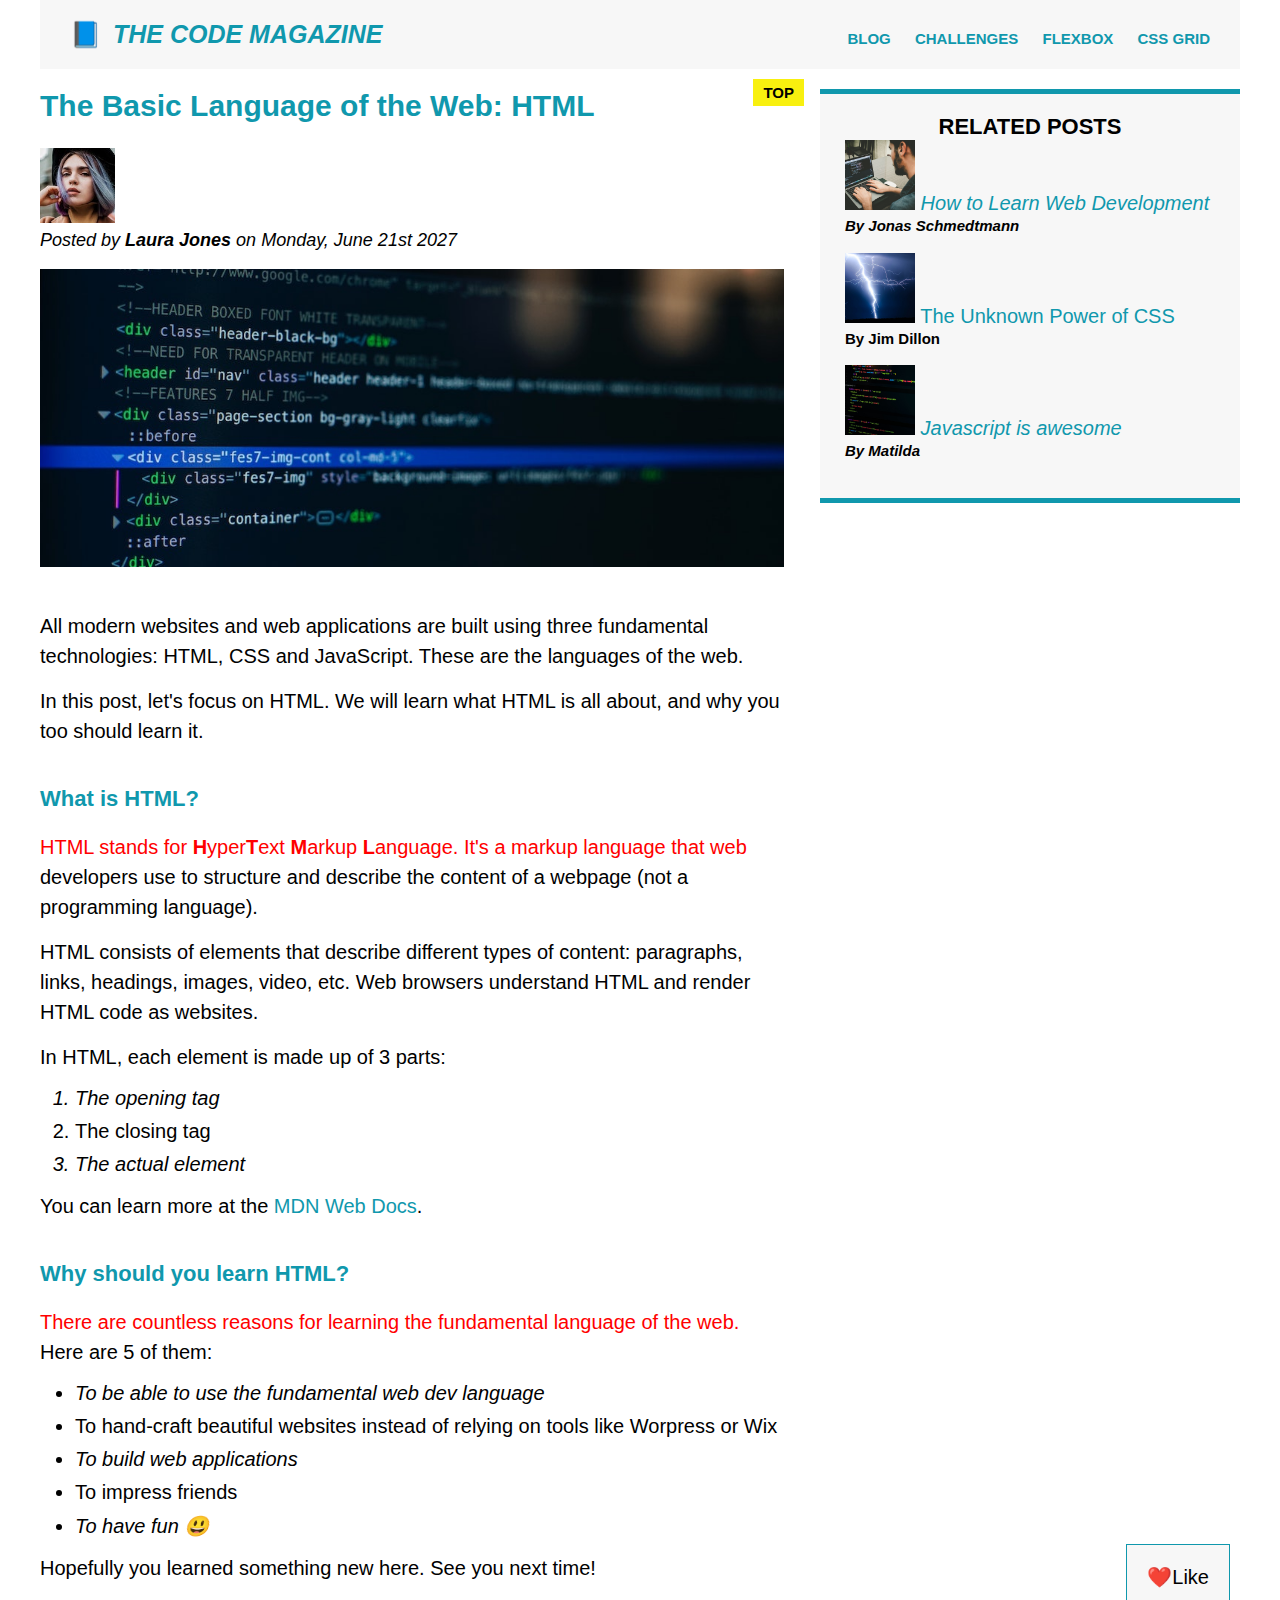
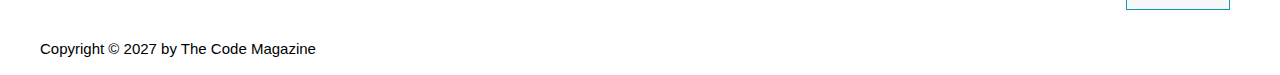
<file: 02-HTML-Fundamentals/index.html>
<!DOCTYPE html>
<html lang="en" style="font-family: Arial, Helvetica, sans-serif">
    <head>
        <meta charset="UTF-8" />
        <link href="style.css" rel="stylesheet" />
        <title>The Basic Language of the Web: HTML</title>
    </head>

    <body>
        <div class="container">
            <header class="main-header clearfix">
                <h1 class="main-heading">📘 The Code Magazine</h1>

                <nav class="main-nav">
                    <a href="blog.html">BLOG</a>
                    <a href="#">CHALLENGES</a>
                    <a href="#">FLEXBOX</a>
                    <a href="#">CSS GRID</a>
                </nav>
            </header>

            <article>
                <header class="post-header">
                    <h2>The Basic Language of the Web: HTML</h2>

                    <img
                        class="author-img"
                        src="laura-jones.jpg"
                        alt="Head-shot of Laura Jones"
                        height="75"
                        width="75"
                    />

                    <p id="author">
                        Posted by <strong>Laura Jones</strong> on Monday, June
                        21st 2027
                    </p>

                    <img
                        class="post-img"
                        src="post-img.jpg"
                        alt="HTML on a screen"
                        height="200"
                        width="500"
                    />

                    <button class="like-button">❤️Like</button>
                </header>

                <p>
                    All modern websites and web applications are built using
                    three fundamental technologies: HTML, CSS and JavaScript.
                    These are the languages of the web.
                </p>

                <p>
                    In this post, let's focus on HTML. We will learn what HTML
                    is all about, and why you too should learn it.
                </p>

                <h3>What is HTML?</h3>
                <p>
                    HTML stands for <strong>H</strong>yper<strong>T</strong>ext
                    <strong>M</strong>arkup <strong>L</strong>anguage. It's a
                    markup language that web developers use to structure and
                    describe the content of a webpage (not a programming
                    language).
                </p>

                <p>
                    HTML consists of elements that describe different types of
                    content: paragraphs, links, headings, images, video, etc.
                    Web browsers understand HTML and render HTML code as
                    websites.
                </p>

                <p>In HTML, each element is made up of 3 parts:</p>

                <ol>
                    <li>The opening tag</li>
                    <li>The closing tag</li>
                    <li>The actual element</li>
                </ol>

                <p>
                    You can learn more at the
                    <a
                        href="https://developer.mozilla.org/en-US/docs/Web/HTML"
                        target="_blank"
                        >MDN Web Docs</a
                    >.
                </p>

                <h3>Why should you learn HTML?</h3>

                <p>
                    There are countless reasons for learning the fundamental
                    language of the web. Here are 5 of them:
                </p>

                <ul>
                    <li>To be able to use the fundamental web dev language</li>
                    <li>
                        To hand-craft beautiful websites instead of relying on
                        tools like Worpress or Wix
                    </li>
                    <li>To build web applications</li>
                    <li>To impress friends</li>
                    <li>To have fun 😃</li>
                </ul>

                <p>
                    Hopefully you learned something new here. See you next time!
                </p>
            </article>

            <aside>
                <h4>Related Posts</h4>

                <ul class="related">
                    <li>
                        <img
                            src="related-1.jpg"
                            height="70"
                            alt="Person at a computer"
                        />
                        <a href="#">How to Learn Web Development</a>
                        <p class="related-author">By Jonas Schmedtmann</p>
                    </li>
                    <li>
                        <img src="related-2.jpg" height="70" alt="Lightning" />
                        <a href="#">The Unknown Power of CSS</a>
                        <p class="related-author">By Jim Dillon</p>
                    </li>
                    <li>
                        <img src="related-3.jpg" height="70" alt="Some Code" />
                        <a href="#">Javascript is awesome</a>
                        <p class="related-author">By Matilda</p>
                    </li>
                </ul>
            </aside>

            <footer>
                <p id="Copyright">Copyright &copy; 2027 by The Code Magazine</p>
            </footer>
        </div>
    </body>
</html>
</file>
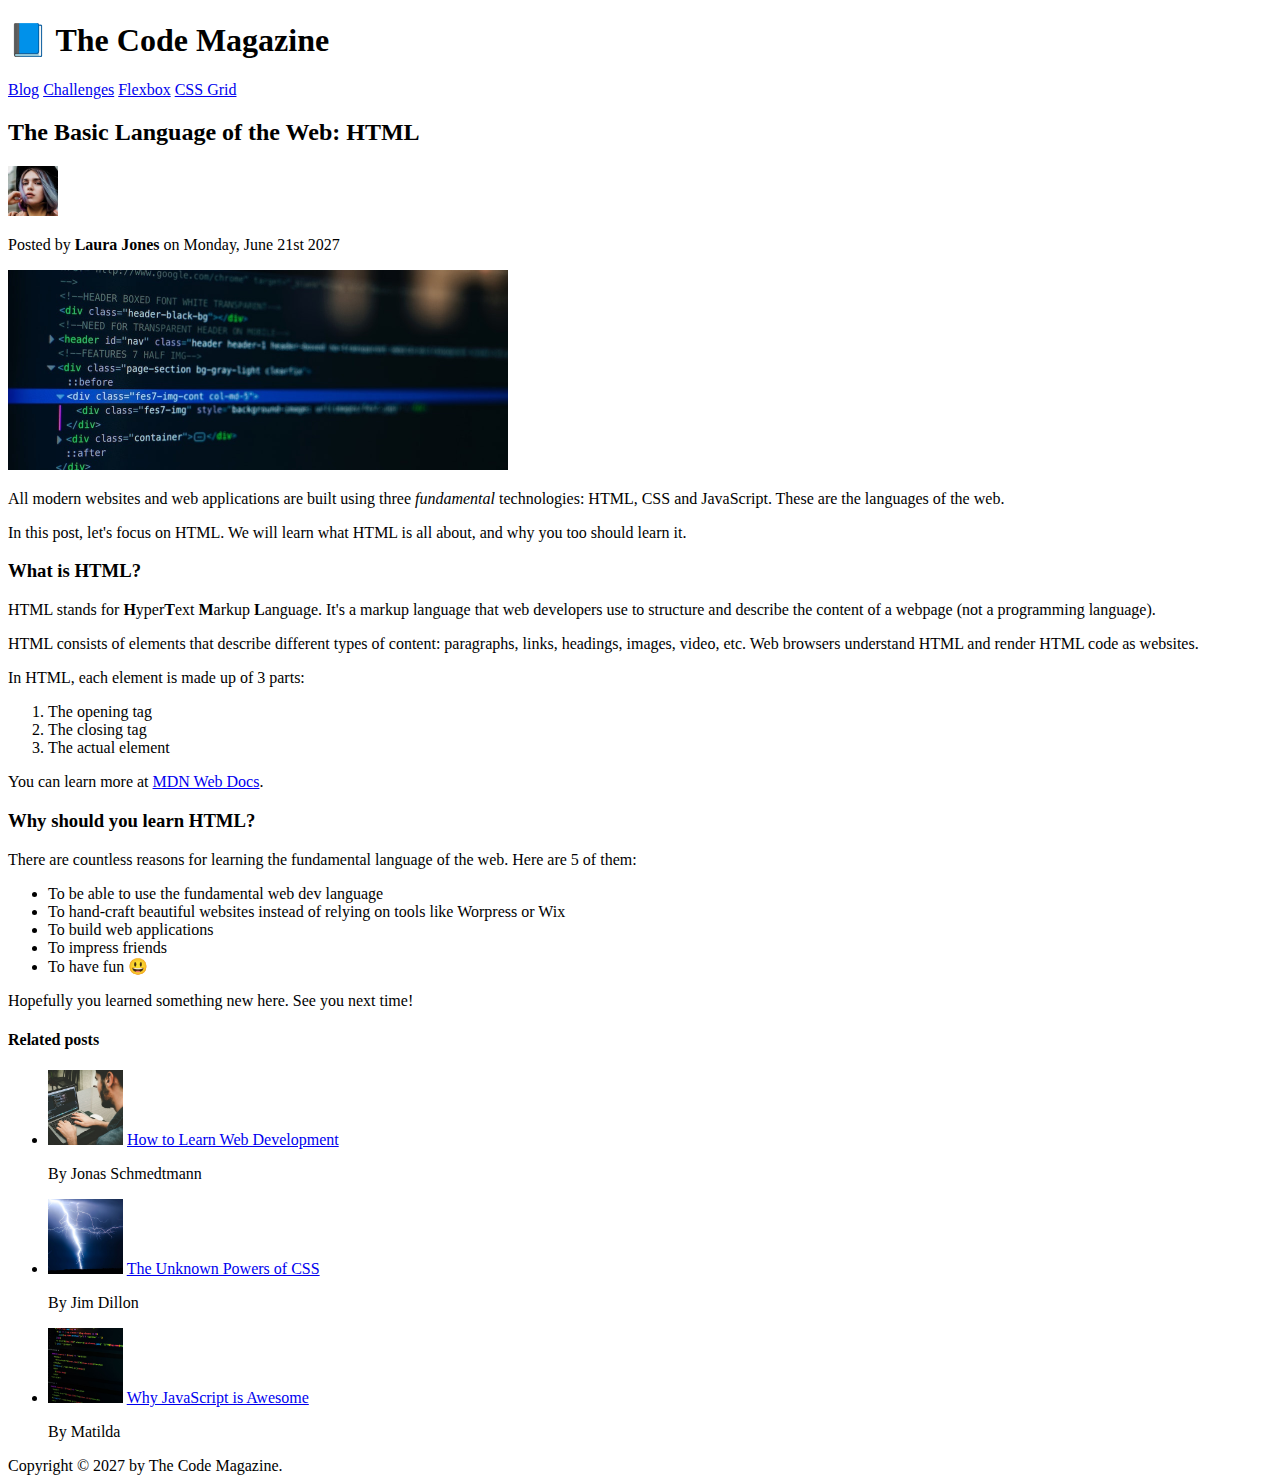
<file: 03-CSS-Fundamentals/index.html>
<!DOCTYPE html>
<html lang="en">
  <head>
    <meta charset="UTF-8" />
    <title>The Basic Language of the Web: HTML</title>
  </head>

  <body>
    <!--
    <h1>The Basic Language of the Web: HTML</h1>
    <h2>The Basic Language of the Web: HTML</h2>
    <h3>The Basic Language of the Web: HTML</h3>
    <h4>The Basic Language of the Web: HTML</h4>
    <h5>The Basic Language of the Web: HTML</h5>
    <h6>The Basic Language of the Web: HTML</h6>
    -->

    <header>
      <h1>📘 The Code Magazine</h1>

      <nav>
        <a href="blog.html">Blog</a>
        <a href="#">Challenges</a>
        <a href="#">Flexbox</a>
        <a href="#">CSS Grid</a>
      </nav>
    </header>

    <article>
      <header>
        <h2>The Basic Language of the Web: HTML</h2>

        <img
          src="img/laura-jones.jpg"
          alt="Headshot of Laura Jones"
          height="50"
          width="50"
        />

        <p>Posted by <strong>Laura Jones</strong> on Monday, June 21st 2027</p>

        <img
          src="img/post-img.jpg"
          alt="HTML code on a screen"
          width="500"
          height="200"
        />
      </header>

      <p>
        All modern websites and web applications are built using three
        <em>fundamental</em>
        technologies: HTML, CSS and JavaScript. These are the languages of the
        web.
      </p>

      <p>
        In this post, let's focus on HTML. We will learn what HTML is all about,
        and why you too should learn it.
      </p>

      <h3>What is HTML?</h3>
      <p>
        HTML stands for <strong>H</strong>yper<strong>T</strong>ext
        <strong>M</strong>arkup <strong>L</strong>anguage. It's a markup
        language that web developers use to structure and describe the content
        of a webpage (not a programming language).
      </p>
      <p>
        HTML consists of elements that describe different types of content:
        paragraphs, links, headings, images, video, etc. Web browsers understand
        HTML and render HTML code as websites.
      </p>
      <p>In HTML, each element is made up of 3 parts:</p>

      <ol>
        <li>The opening tag</li>
        <li>The closing tag</li>
        <li>The actual element</li>
      </ol>

      <p>
        You can learn more at
        <a
          href="https://developer.mozilla.org/en-US/docs/Web/HTML"
          target="_blank"
          >MDN Web Docs</a
        >.
      </p>

      <h3>Why should you learn HTML?</h3>

      <p>
        There are countless reasons for learning the fundamental language of the
        web. Here are 5 of them:
      </p>

      <ul>
        <li>To be able to use the fundamental web dev language</li>
        <li>
          To hand-craft beautiful websites instead of relying on tools like
          Worpress or Wix
        </li>
        <li>To build web applications</li>
        <li>To impress friends</li>
        <li>To have fun 😃</li>
      </ul>

      <p>Hopefully you learned something new here. See you next time!</p>
    </article>

    <aside>
      <h4>Related posts</h4>

      <ul>
        <li>
          <img
            src="img/related-1.jpg"
            alt="Person programming"
            width="75"
            width="75"
          />
          <a href="#">How to Learn Web Development</a>
          <p>By Jonas Schmedtmann</p>
        </li>
        <li>
          <img src="img/related-2.jpg" alt="Lightning" width="75" heigth="75" />
          <a href="#">The Unknown Powers of CSS</a>
          <p>By Jim Dillon</p>
        </li>
        <li>
          <img
            src="img/related-3.jpg"
            alt="JavaScript code on a screen"
            width="75"
            height="75"
          />
          <a href="#">Why JavaScript is Awesome</a>
          <p>By Matilda</p>
        </li>
      </ul>
    </aside>

    <footer>Copyright &copy; 2027 by The Code Magazine.</footer>
  </body>
</html>
</file>
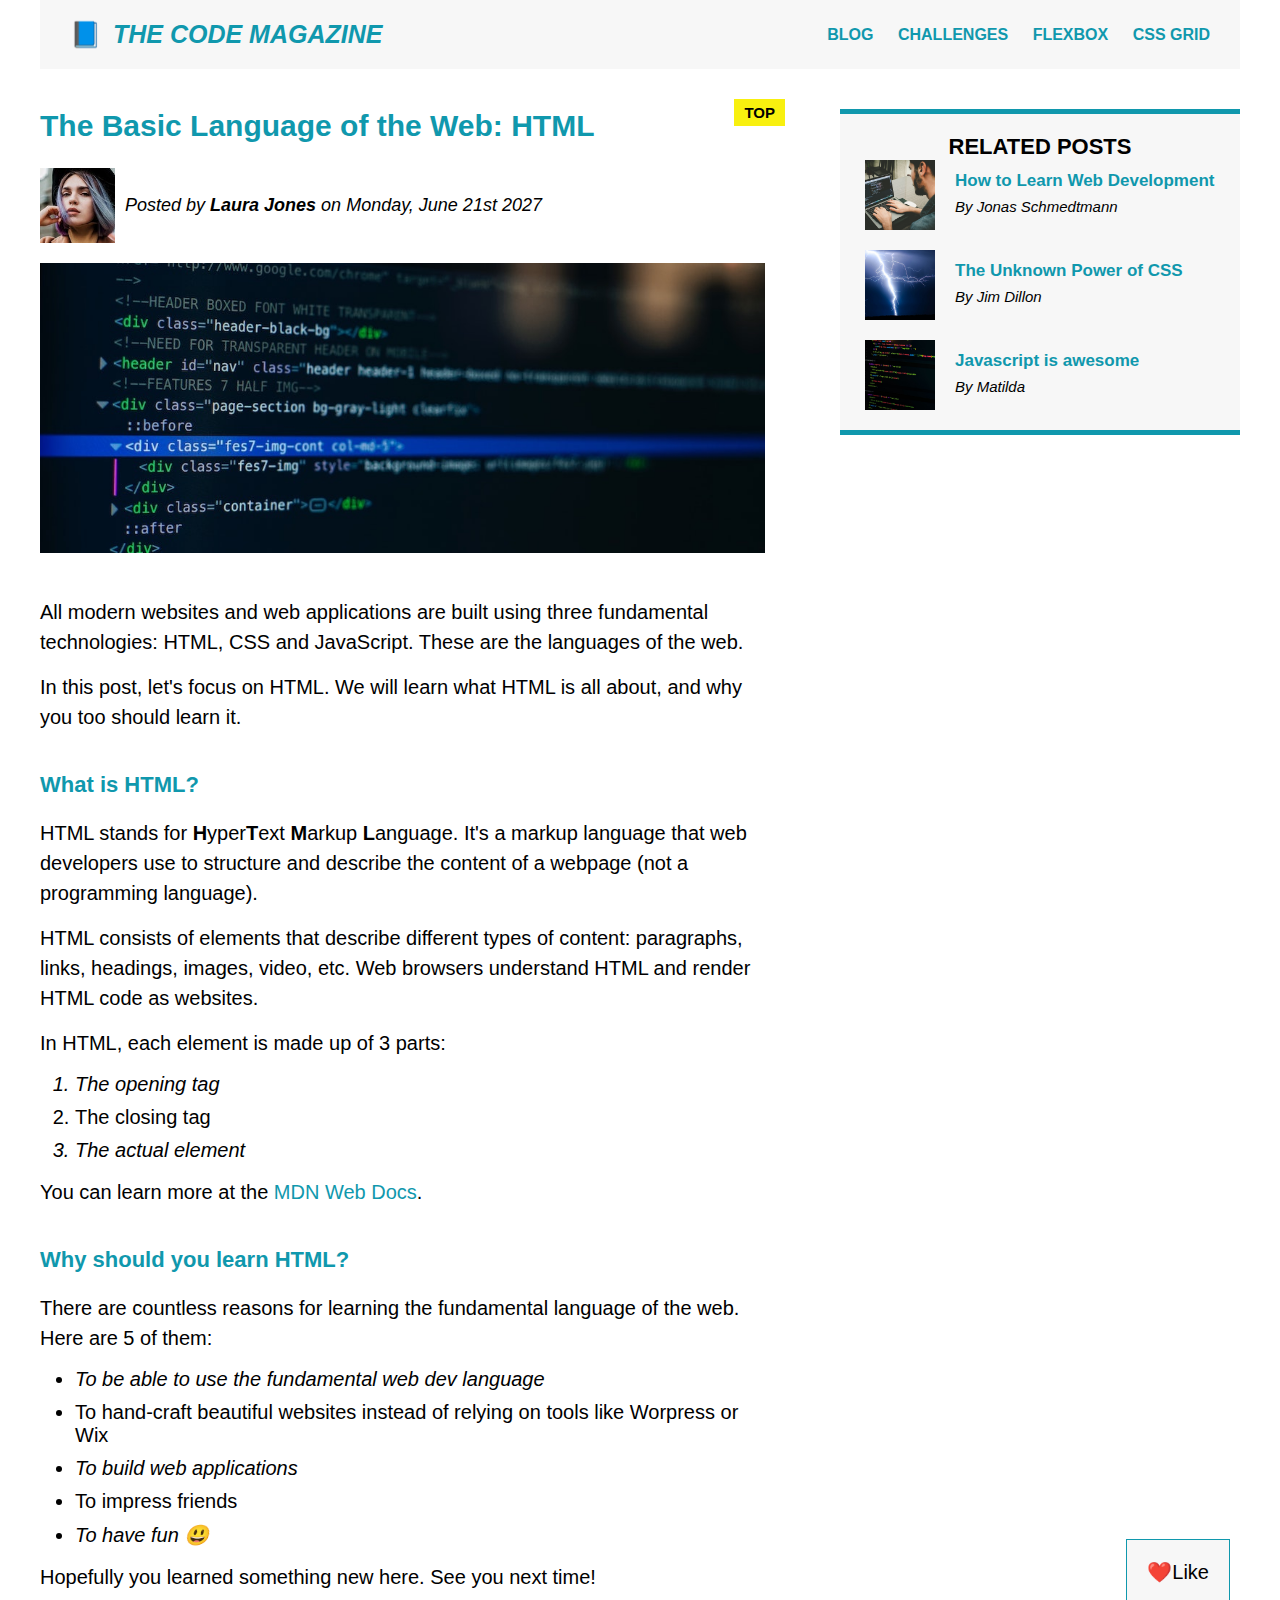
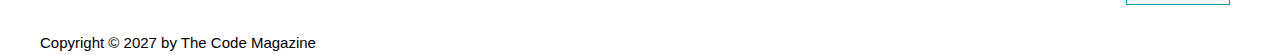
<file: 04-CSS-Layouts/index.html>
<!DOCTYPE html>
<html lang="en" style="font-family: Arial, Helvetica, sans-serif">
    <head>
        <meta charset="UTF-8" />
        <link href="style.css" rel="stylesheet" />
        <title>The Basic Language of the Web: HTML</title>
    </head>

    <body>
        <div class="container">
            <header class="main-header clearfix">
                <h1 class="main-heading">📘 The Code Magazine</h1>

                <nav class="main-nav">
                    <a href="blog.html">BLOG</a>
                    <a href="#">CHALLENGES</a>
                    <a href="flexbox.html">FLEXBOX</a>
                    <a href="css-grid.html">CSS GRID</a>
                </nav>
            </header>
            <!-- <div class="row"> -->
            <article>
                <header class="post-header">
                    <h2>The Basic Language of the Web: HTML</h2>

                    <div class="author-box">
                        <img
                            class="author-img"
                            src="img/laura-jones.jpg"
                            alt="Head-shot of Laura Jones"
                            height="75"
                            width="75"
                        />

                        <p id="author">
                            Posted by <strong>Laura Jones</strong> on Monday,
                            June 21st 2027
                        </p>
                    </div>

                    <img
                        class="post-img"
                        src="img/post-img.jpg"
                        alt="HTML on a screen"
                        height="200"
                        width="500"
                    />

                    <button class="like-button">❤️Like</button>
                </header>

                <p>
                    All modern websites and web applications are built using
                    three fundamental technologies: HTML, CSS and JavaScript.
                    These are the languages of the web.
                </p>

                <p>
                    In this post, let's focus on HTML. We will learn what HTML
                    is all about, and why you too should learn it.
                </p>

                <h3>What is HTML?</h3>
                <p>
                    HTML stands for
                    <strong>H</strong>yper<strong>T</strong>ext
                    <strong>M</strong>arkup <strong>L</strong>anguage. It's a
                    markup language that web developers use to structure and
                    describe the content of a webpage (not a programming
                    language).
                </p>

                <p>
                    HTML consists of elements that describe different types of
                    content: paragraphs, links, headings, images, video, etc.
                    Web browsers understand HTML and render HTML code as
                    websites.
                </p>

                <p>In HTML, each element is made up of 3 parts:</p>

                <ol>
                    <li>The opening tag</li>
                    <li>The closing tag</li>
                    <li>The actual element</li>
                </ol>

                <p>
                    You can learn more at the
                    <a
                        href="https://developer.mozilla.org/en-US/docs/Web/HTML"
                        target="_blank"
                        >MDN Web Docs</a
                    >.
                </p>

                <h3>Why should you learn HTML?</h3>

                <p>
                    There are countless reasons for learning the fundamental
                    language of the web. Here are 5 of them:
                </p>

                <ul>
                    <li>To be able to use the fundamental web dev language</li>
                    <li>
                        To hand-craft beautiful websites instead of relying on
                        tools like Worpress or Wix
                    </li>
                    <li>To build web applications</li>
                    <li>To impress friends</li>
                    <li>To have fun 😃</li>
                </ul>

                <p>
                    Hopefully you learned something new here. See you next time!
                </p>
            </article>

            <aside>
                <h4>Related Posts</h4>

                <ul class="related">
                    <li class="related-post">
                        <img
                            src="img/related-1.jpg"
                            height="70"
                            alt="Person at a computer"
                        />
                        <div>
                            <a href="#" class="related-link"
                                >How to Learn Web Development</a
                            >
                            <p class="related-author">By Jonas Schmedtmann</p>
                        </div>
                    </li>
                    <li class="related-post">
                        <img
                            src="img/related-2.jpg"
                            height="70"
                            alt="Lightning"
                        />
                        <div>
                            <a href="#" class="related-link"
                                >The Unknown Power of CSS</a
                            >
                            <p class="related-author">By Jim Dillon</p>
                        </div>
                    </li>
                    <li class="related-post">
                        <img
                            src="img/related-3.jpg"
                            height="70"
                            alt="Some Code"
                        />
                        <div>
                            <a href="#" class="related-link"
                                >Javascript is awesome</a
                            >
                            <p class="related-author">By Matilda</p>
                        </div>
                    </li>
                </ul>
            </aside>
            <!-- </div> -->

            <footer>
                <p id="Copyright">Copyright &copy; 2027 by The Code Magazine</p>
            </footer>
        </div>
    </body>
</html>
</file>
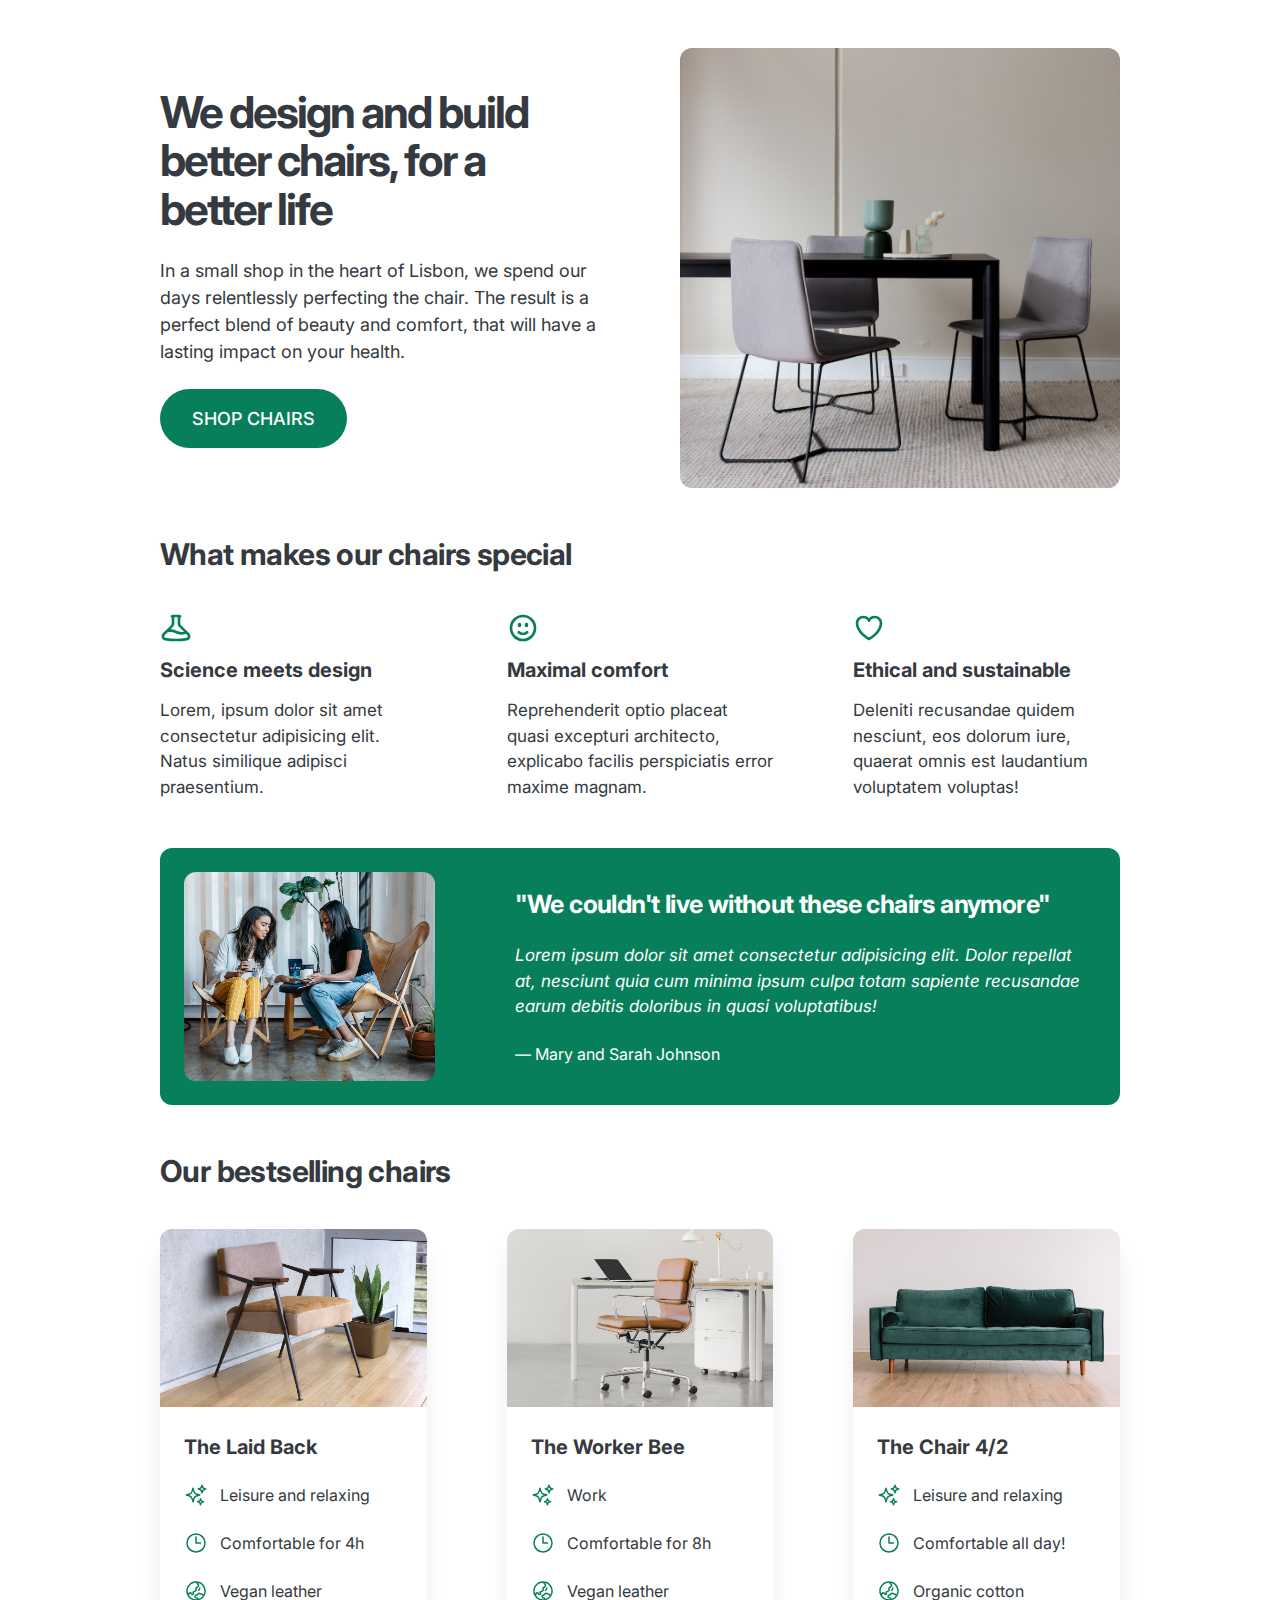
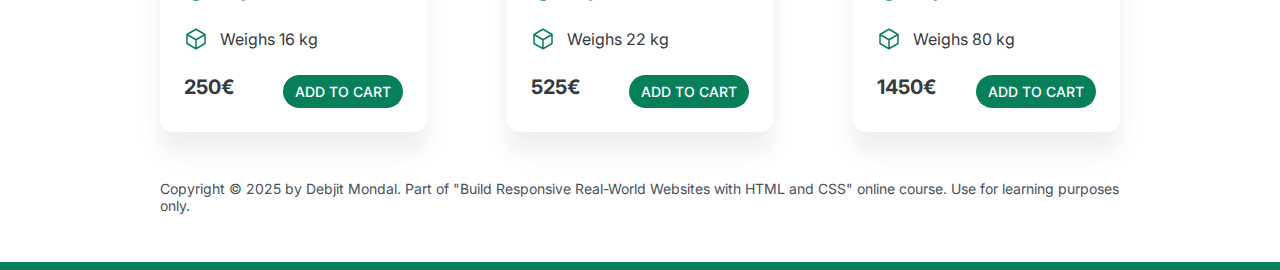
<file: 05-Design/index.html>
<!DOCTYPE html>
<html lang="en">
    <head>
        <meta charset="UTF-8" />
        <meta http-equiv="X-UA-Compatible" content="IE=edge" />
        <meta name="viewport" content="width=device-width, initial-scale=1.0" />

        <style>
            @import url("https://fonts.googleapis.com/css2?family=Inter:ital,opsz,wght@0,14..32,100..900;1,14..32,100..900&display=swap");
        </style>

        <link rel="stylesheet" href="style.css" />
        <title>Lisbon Chair Shop</title>
    </head>
    <body>
        <div class="container">
            <header>
                <div class="header-text-box">
                    <h1>
                        We design and build better chairs, for a better life
                    </h1>
                    <p class="header-text">
                        In a small shop in the heart of Lisbon, we spend our
                        days relentlessly perfecting the chair. The result is a
                        perfect blend of beauty and comfort, that will have a
                        lasting impact on your health.
                    </p>
                    <a class="btn btn--big" href="#">Shop chairs</a>
                </div>
                <img src="hero.jpg" alt="Photo" />
            </header>

            <section>
                <h2>What makes our chairs special</h2>
                <div class="grid-3-cols">
                    <div>
                        <svg
                            xmlns="http://www.w3.org/2000/svg"
                            fill="none"
                            viewBox="0 0 24 24"
                            stroke-width="2"
                            stroke="currentColor"
                            class="features-icon"
                        >
                            <path
                                stroke-linecap="round"
                                stroke-linejoin="round"
                                d="M9.75 3.104v5.714a2.25 2.25 0 0 1-.659 1.591L5 14.5M9.75 3.104c-.251.023-.501.05-.75.082m.75-.082a24.301 24.301 0 0 1 4.5 0m0 0v5.714c0 .597.237 1.17.659 1.591L19.8 15.3M14.25 3.104c.251.023.501.05.75.082M19.8 15.3l-1.57.393A9.065 9.065 0 0 1 12 15a9.065 9.065 0 0 0-6.23-.693L5 14.5m14.8.8 1.402 1.402c1.232 1.232.65 3.318-1.067 3.611A48.309 48.309 0 0 1 12 21c-2.773 0-5.491-.235-8.135-.687-1.718-.293-2.3-2.379-1.067-3.61L5 14.5"
                            />
                        </svg>

                        <p class="features-title">
                            <strong>Science meets design</strong>
                        </p>
                        <p class="features-text">
                            Lorem, ipsum dolor sit amet consectetur adipisicing
                            elit. Natus similique adipisci praesentium.
                        </p>
                    </div>

                    <div>
                        <svg
                            xmlns="http://www.w3.org/2000/svg"
                            fill="none"
                            viewBox="0 0 24 24"
                            stroke-width="2"
                            stroke="currentColor"
                            class="features-icon"
                        >
                            <path
                                stroke-linecap="round"
                                stroke-linejoin="round"
                                d="M15.182 15.182a4.5 4.5 0 0 1-6.364 0M21 12a9 9 0 1 1-18 0 9 9 0 0 1 18 0ZM9.75 9.75c0 .414-.168.75-.375.75S9 10.164 9 9.75 9.168 9 9.375 9s.375.336.375.75Zm-.375 0h.008v.015h-.008V9.75Zm5.625 0c0 .414-.168.75-.375.75s-.375-.336-.375-.75.168-.75.375-.75.375.336.375.75Zm-.375 0h.008v.015h-.008V9.75Z"
                            />
                        </svg>

                        <p class="features-title">
                            <strong>Maximal comfort</strong>
                        </p>
                        <p class="features-text">
                            Reprehenderit optio placeat quasi excepturi
                            architecto, explicabo facilis perspiciatis error
                            maxime magnam.
                        </p>
                    </div>

                    <div>
                        <svg
                            xmlns="http://www.w3.org/2000/svg"
                            fill="none"
                            viewBox="0 0 24 24"
                            stroke-width="2"
                            stroke="currentColor"
                            class="features-icon"
                        >
                            <path
                                stroke-linecap="round"
                                stroke-linejoin="round"
                                d="M21 8.25c0-2.485-2.099-4.5-4.688-4.5-1.935 0-3.597 1.126-4.312 2.733-.715-1.607-2.377-2.733-4.313-2.733C5.1 3.75 3 5.765 3 8.25c0 7.22 9 12 9 12s9-4.78 9-12Z"
                            />
                        </svg>

                        <p class="features-title">
                            <strong>Ethical and sustainable</strong>
                        </p>
                        <p class="features-text">
                            Deleniti recusandae quidem nesciunt, eos dolorum
                            iure, quaerat omnis est laudantium voluptatem
                            voluptas!
                        </p>
                    </div>
                </div>
            </section>

            <section class="testimonial-section">
                <div class="grid-3-cols">
                    <img src="customers.jpg" alt="People sitting on chairs" />
                    <div class="testimonial-box">
                        <h2>"We couldn't live without these chairs anymore"</h2>
                        <blockquote class="testimonial-text">
                            Lorem ipsum dolor sit amet consectetur adipisicing
                            elit. Dolor repellat at, nesciunt quia cum minima
                            ipsum culpa totam sapiente recusandae earum debitis
                            doloribus in quasi voluptatibus!
                        </blockquote>
                        <p class="testimonial-author">
                            &mdash; Mary and Sarah Johnson
                        </p>
                    </div>
                </div>
            </section>

            <section>
                <h2>Our bestselling chairs</h2>
                <div class="grid-3-cols">
                    <figure class="chair">
                        <img src="chair-1.jpg" alt="Chair" />
                        <div class="chair-box">
                            <h3>The Laid Back</h3>
                            <ul class="chair-details">
                                <li>
                                    <svg
                                        xmlns="http://www.w3.org/2000/svg"
                                        fill="none"
                                        viewBox="0 0 24 24"
                                        stroke-width="1.5"
                                        stroke="currentColor"
                                        class="chair-icon"
                                    >
                                        <path
                                            stroke-linecap="round"
                                            stroke-linejoin="round"
                                            d="M9.813 15.904 9 18.75l-.813-2.846a4.5 4.5 0 0 0-3.09-3.09L2.25 12l2.846-.813a4.5 4.5 0 0 0 3.09-3.09L9 5.25l.813 2.846a4.5 4.5 0 0 0 3.09 3.09L15.75 12l-2.846.813a4.5 4.5 0 0 0-3.09 3.09ZM18.259 8.715 18 9.75l-.259-1.035a3.375 3.375 0 0 0-2.455-2.456L14.25 6l1.036-.259a3.375 3.375 0 0 0 2.455-2.456L18 2.25l.259 1.035a3.375 3.375 0 0 0 2.456 2.456L21.75 6l-1.035.259a3.375 3.375 0 0 0-2.456 2.456ZM16.894 20.567 16.5 21.75l-.394-1.183a2.25 2.25 0 0 0-1.423-1.423L13.5 18.75l1.183-.394a2.25 2.25 0 0 0 1.423-1.423l.394-1.183.394 1.183a2.25 2.25 0 0 0 1.423 1.423l1.183.394-1.183.394a2.25 2.25 0 0 0-1.423 1.423Z"
                                        />
                                    </svg>

                                    <!-- Span is a generic INLINE text element, it doesn't have any meaning. It's like a div element, but inline -->
                                    <span>Leisure and relaxing</span>
                                </li>
                                <li>
                                    <svg
                                        xmlns="http://www.w3.org/2000/svg"
                                        fill="none"
                                        viewBox="0 0 24 24"
                                        stroke-width="1.5"
                                        stroke="currentColor"
                                        class="chair-icon"
                                    >
                                        <path
                                            stroke-linecap="round"
                                            stroke-linejoin="round"
                                            d="M12 6v6h4.5m4.5 0a9 9 0 1 1-18 0 9 9 0 0 1 18 0Z"
                                        />
                                    </svg>

                                    <span>Comfortable for 4h</span>
                                </li>
                                <li>
                                    <svg
                                        xmlns="http://www.w3.org/2000/svg"
                                        fill="none"
                                        viewBox="0 0 24 24"
                                        stroke-width="1.5"
                                        stroke="currentColor"
                                        class="chair-icon"
                                    >
                                        <path
                                            stroke-linecap="round"
                                            stroke-linejoin="round"
                                            d="M12.75 3.03v.568c0 .334.148.65.405.864l1.068.89c.442.369.535 1.01.216 1.49l-.51.766a2.25 2.25 0 0 1-1.161.886l-.143.048a1.107 1.107 0 0 0-.57 1.664c.369.555.169 1.307-.427 1.605L9 13.125l.423 1.059a.956.956 0 0 1-1.652.928l-.679-.906a1.125 1.125 0 0 0-1.906.172L4.5 15.75l-.612.153M12.75 3.031a9 9 0 0 0-8.862 12.872M12.75 3.031a9 9 0 0 1 6.69 14.036m0 0-.177-.529A2.25 2.25 0 0 0 17.128 15H16.5l-.324-.324a1.453 1.453 0 0 0-2.328.377l-.036.073a1.586 1.586 0 0 1-.982.816l-.99.282c-.55.157-.894.702-.8 1.267l.073.438c.08.474.49.821.97.821.846 0 1.598.542 1.865 1.345l.215.643m5.276-3.67a9.012 9.012 0 0 1-5.276 3.67m0 0a9 9 0 0 1-10.275-4.835M15.75 9c0 .896-.393 1.7-1.016 2.25"
                                        />
                                    </svg>

                                    <span>Vegan leather</span>
                                </li>
                                <li>
                                    <svg
                                        xmlns="http://www.w3.org/2000/svg"
                                        fill="none"
                                        viewBox="0 0 24 24"
                                        stroke-width="1.5"
                                        stroke="currentColor"
                                        class="chair-icon"
                                    >
                                        <path
                                            stroke-linecap="round"
                                            stroke-linejoin="round"
                                            d="m21 7.5-9-5.25L3 7.5m18 0-9 5.25m9-5.25v9l-9 5.25M3 7.5l9 5.25M3 7.5v9l9 5.25m0-9v9"
                                        />
                                    </svg>

                                    <span>Weighs 16 kg</span>
                                </li>
                            </ul>
                            <div class="chair-price">
                                <strong>250€</strong>
                                <a href="#" class="btn btn--small"
                                    >Add to cart</a
                                >
                            </div>
                        </div>
                    </figure>

                    <figure class="chair">
                        <img src="chair-2.jpg" alt="Chair" />
                        <div class="chair-box">
                            <h3>The Worker Bee</h3>
                            <ul class="chair-details">
                                <li>
                                    <svg
                                        xmlns="http://www.w3.org/2000/svg"
                                        fill="none"
                                        viewBox="0 0 24 24"
                                        stroke-width="1.5"
                                        stroke="currentColor"
                                        class="chair-icon"
                                    >
                                        <path
                                            stroke-linecap="round"
                                            stroke-linejoin="round"
                                            d="M9.813 15.904 9 18.75l-.813-2.846a4.5 4.5 0 0 0-3.09-3.09L2.25 12l2.846-.813a4.5 4.5 0 0 0 3.09-3.09L9 5.25l.813 2.846a4.5 4.5 0 0 0 3.09 3.09L15.75 12l-2.846.813a4.5 4.5 0 0 0-3.09 3.09ZM18.259 8.715 18 9.75l-.259-1.035a3.375 3.375 0 0 0-2.455-2.456L14.25 6l1.036-.259a3.375 3.375 0 0 0 2.455-2.456L18 2.25l.259 1.035a3.375 3.375 0 0 0 2.456 2.456L21.75 6l-1.035.259a3.375 3.375 0 0 0-2.456 2.456ZM16.894 20.567 16.5 21.75l-.394-1.183a2.25 2.25 0 0 0-1.423-1.423L13.5 18.75l1.183-.394a2.25 2.25 0 0 0 1.423-1.423l.394-1.183.394 1.183a2.25 2.25 0 0 0 1.423 1.423l1.183.394-1.183.394a2.25 2.25 0 0 0-1.423 1.423Z"
                                        />
                                    </svg>
                                    <span>Work</span>
                                </li>
                                <li>
                                    <svg
                                        xmlns="http://www.w3.org/2000/svg"
                                        fill="none"
                                        viewBox="0 0 24 24"
                                        stroke-width="1.5"
                                        stroke="currentColor"
                                        class="chair-icon"
                                    >
                                        <path
                                            stroke-linecap="round"
                                            stroke-linejoin="round"
                                            d="M12 6v6h4.5m4.5 0a9 9 0 1 1-18 0 9 9 0 0 1 18 0Z"
                                        />
                                    </svg>
                                    <span>Comfortable for 8h</span>
                                </li>
                                <li>
                                    <svg
                                        xmlns="http://www.w3.org/2000/svg"
                                        fill="none"
                                        viewBox="0 0 24 24"
                                        stroke-width="1.5"
                                        stroke="currentColor"
                                        class="chair-icon"
                                    >
                                        <path
                                            stroke-linecap="round"
                                            stroke-linejoin="round"
                                            d="M12.75 3.03v.568c0 .334.148.65.405.864l1.068.89c.442.369.535 1.01.216 1.49l-.51.766a2.25 2.25 0 0 1-1.161.886l-.143.048a1.107 1.107 0 0 0-.57 1.664c.369.555.169 1.307-.427 1.605L9 13.125l.423 1.059a.956.956 0 0 1-1.652.928l-.679-.906a1.125 1.125 0 0 0-1.906.172L4.5 15.75l-.612.153M12.75 3.031a9 9 0 0 0-8.862 12.872M12.75 3.031a9 9 0 0 1 6.69 14.036m0 0-.177-.529A2.25 2.25 0 0 0 17.128 15H16.5l-.324-.324a1.453 1.453 0 0 0-2.328.377l-.036.073a1.586 1.586 0 0 1-.982.816l-.99.282c-.55.157-.894.702-.8 1.267l.073.438c.08.474.49.821.97.821.846 0 1.598.542 1.865 1.345l.215.643m5.276-3.67a9.012 9.012 0 0 1-5.276 3.67m0 0a9 9 0 0 1-10.275-4.835M15.75 9c0 .896-.393 1.7-1.016 2.25"
                                        />
                                    </svg>
                                    <span>Vegan leather</span>
                                </li>
                                <li>
                                    <svg
                                        xmlns="http://www.w3.org/2000/svg"
                                        fill="none"
                                        viewBox="0 0 24 24"
                                        stroke-width="1.5"
                                        stroke="currentColor"
                                        class="chair-icon"
                                    >
                                        <path
                                            stroke-linecap="round"
                                            stroke-linejoin="round"
                                            d="m21 7.5-9-5.25L3 7.5m18 0-9 5.25m9-5.25v9l-9 5.25M3 7.5l9 5.25M3 7.5v9l9 5.25m0-9v9"
                                        />
                                    </svg>
                                    <span>Weighs 22 kg</span>
                                </li>
                            </ul>
                            <div class="chair-price">
                                <strong>525€</strong>
                                <a href="#" class="btn btn--small"
                                    >Add to cart</a
                                >
                            </div>
                        </div>
                    </figure>

                    <figure class="chair">
                        <img src="chair-3.jpg" alt="Chair" />
                        <div class="chair-box">
                            <h3>The Chair 4/2</h3>
                            <ul class="chair-details">
                                <li>
                                    <svg
                                        xmlns="http://www.w3.org/2000/svg"
                                        fill="none"
                                        viewBox="0 0 24 24"
                                        stroke-width="1.5"
                                        stroke="currentColor"
                                        class="chair-icon"
                                    >
                                        <path
                                            stroke-linecap="round"
                                            stroke-linejoin="round"
                                            d="M9.813 15.904 9 18.75l-.813-2.846a4.5 4.5 0 0 0-3.09-3.09L2.25 12l2.846-.813a4.5 4.5 0 0 0 3.09-3.09L9 5.25l.813 2.846a4.5 4.5 0 0 0 3.09 3.09L15.75 12l-2.846.813a4.5 4.5 0 0 0-3.09 3.09ZM18.259 8.715 18 9.75l-.259-1.035a3.375 3.375 0 0 0-2.455-2.456L14.25 6l1.036-.259a3.375 3.375 0 0 0 2.455-2.456L18 2.25l.259 1.035a3.375 3.375 0 0 0 2.456 2.456L21.75 6l-1.035.259a3.375 3.375 0 0 0-2.456 2.456ZM16.894 20.567 16.5 21.75l-.394-1.183a2.25 2.25 0 0 0-1.423-1.423L13.5 18.75l1.183-.394a2.25 2.25 0 0 0 1.423-1.423l.394-1.183.394 1.183a2.25 2.25 0 0 0 1.423 1.423l1.183.394-1.183.394a2.25 2.25 0 0 0-1.423 1.423Z"
                                        />
                                    </svg>
                                    <span>Leisure and relaxing</span>
                                </li>
                                <li>
                                    <svg
                                        xmlns="http://www.w3.org/2000/svg"
                                        fill="none"
                                        viewBox="0 0 24 24"
                                        stroke-width="1.5"
                                        stroke="currentColor"
                                        class="chair-icon"
                                    >
                                        <path
                                            stroke-linecap="round"
                                            stroke-linejoin="round"
                                            d="M12 6v6h4.5m4.5 0a9 9 0 1 1-18 0 9 9 0 0 1 18 0Z"
                                        />
                                    </svg>
                                    <span>Comfortable all day!</span>
                                </li>
                                <li>
                                    <svg
                                        xmlns="http://www.w3.org/2000/svg"
                                        fill="none"
                                        viewBox="0 0 24 24"
                                        stroke-width="1.5"
                                        stroke="currentColor"
                                        class="chair-icon"
                                    >
                                        <path
                                            stroke-linecap="round"
                                            stroke-linejoin="round"
                                            d="M12.75 3.03v.568c0 .334.148.65.405.864l1.068.89c.442.369.535 1.01.216 1.49l-.51.766a2.25 2.25 0 0 1-1.161.886l-.143.048a1.107 1.107 0 0 0-.57 1.664c.369.555.169 1.307-.427 1.605L9 13.125l.423 1.059a.956.956 0 0 1-1.652.928l-.679-.906a1.125 1.125 0 0 0-1.906.172L4.5 15.75l-.612.153M12.75 3.031a9 9 0 0 0-8.862 12.872M12.75 3.031a9 9 0 0 1 6.69 14.036m0 0-.177-.529A2.25 2.25 0 0 0 17.128 15H16.5l-.324-.324a1.453 1.453 0 0 0-2.328.377l-.036.073a1.586 1.586 0 0 1-.982.816l-.99.282c-.55.157-.894.702-.8 1.267l.073.438c.08.474.49.821.97.821.846 0 1.598.542 1.865 1.345l.215.643m5.276-3.67a9.012 9.012 0 0 1-5.276 3.67m0 0a9 9 0 0 1-10.275-4.835M15.75 9c0 .896-.393 1.7-1.016 2.25"
                                        />
                                    </svg>
                                    <span>Organic cotton</span>
                                </li>
                                <li>
                                    <svg
                                        xmlns="http://www.w3.org/2000/svg"
                                        fill="none"
                                        viewBox="0 0 24 24"
                                        stroke-width="1.5"
                                        stroke="currentColor"
                                        class="chair-icon"
                                    >
                                        <path
                                            stroke-linecap="round"
                                            stroke-linejoin="round"
                                            d="m21 7.5-9-5.25L3 7.5m18 0-9 5.25m9-5.25v9l-9 5.25M3 7.5l9 5.25M3 7.5v9l9 5.25m0-9v9"
                                        />
                                    </svg>
                                    <span>Weighs 80 kg</span>
                                </li>
                            </ul>
                            <div class="chair-price">
                                <strong>1450€</strong>
                                <a href="#" class="btn btn--small"
                                    >Add to cart</a
                                >
                            </div>
                        </div>
                    </figure>
                </div>
            </section>

            <footer>
                Copyright &copy; 2025 by Debjit Mondal. Part of "Build
                Responsive Real-World Websites with HTML and CSS" online course.
                Use for learning purposes only.
            </footer>
        </div>
    </body>
</html>
</file>
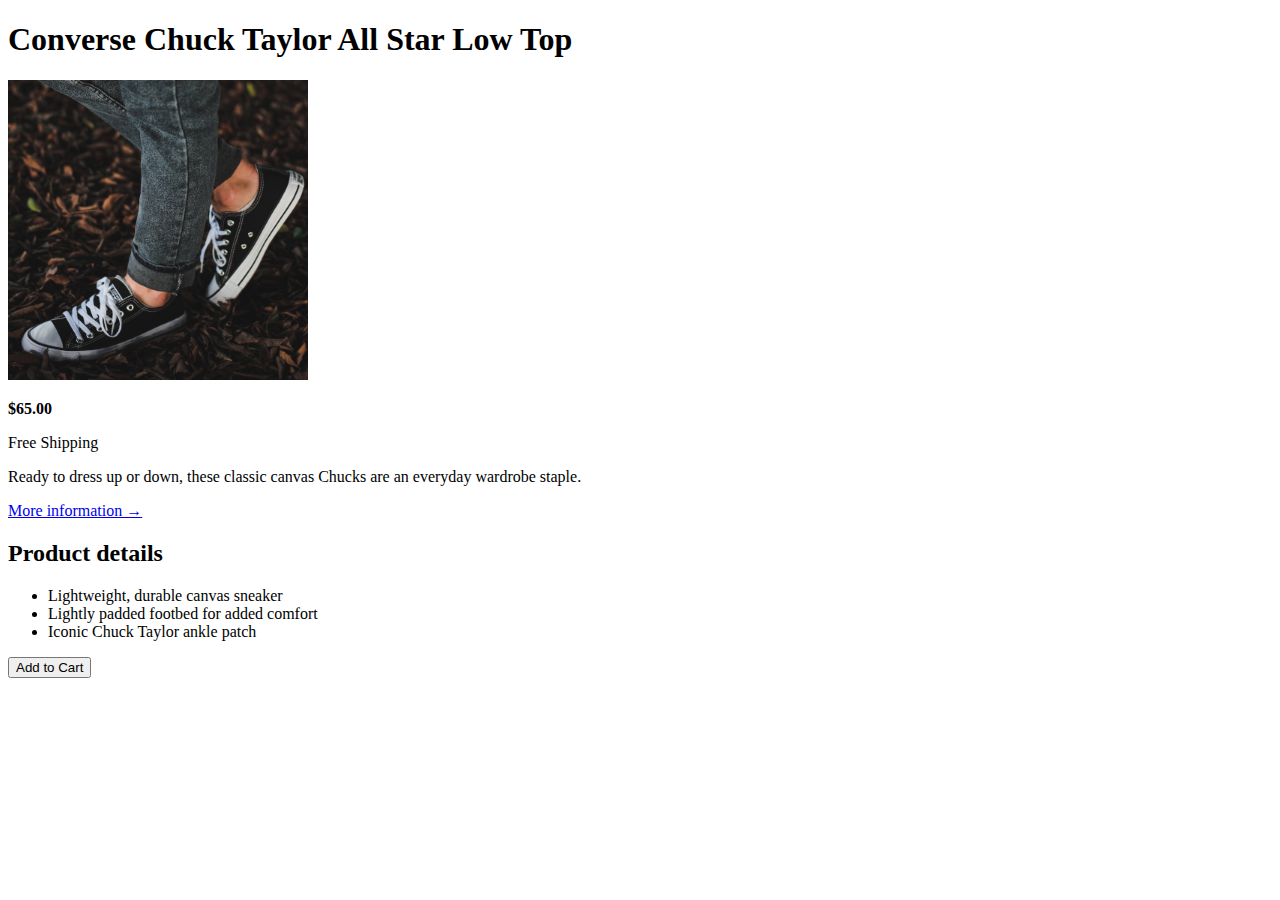
<file: Challenge #2/index.html>
<!DOCTYPE html>
<html lang="en">

<head>
    <meta charset="UTF-8">
    <meta name="viewport" content="width=device-width, initial-scale=1.0">
    <title>Challenge #2</title>
</head>

<body>
    <article>
        <h1>
            Converse Chuck Taylor All Star Low Top
        </h1>
        <img src="challenges.jpg" alt="Shoe Pic" height="300">
        <p>
            <strong>$65.00</strong>
        </p>
        <p>
            Free Shipping
        </p>
        <p>
            Ready to dress up or down, these classic canvas Chucks are an everyday wardrobe staple.
        </p>
        <p>
            <a href="#">More information &rarr;</a>
        </p>
        <h2>Product details</h2>
        <p>
        <ul>
            <li>Lightweight, durable canvas sneaker</li>
            <li>Lightly padded footbed for added comfort</li>
            <li>Iconic Chuck Taylor ankle patch</li>
        </ul>
        </p>
        <button>Add to Cart</button>
    </article>

</body>

</html>
</file>
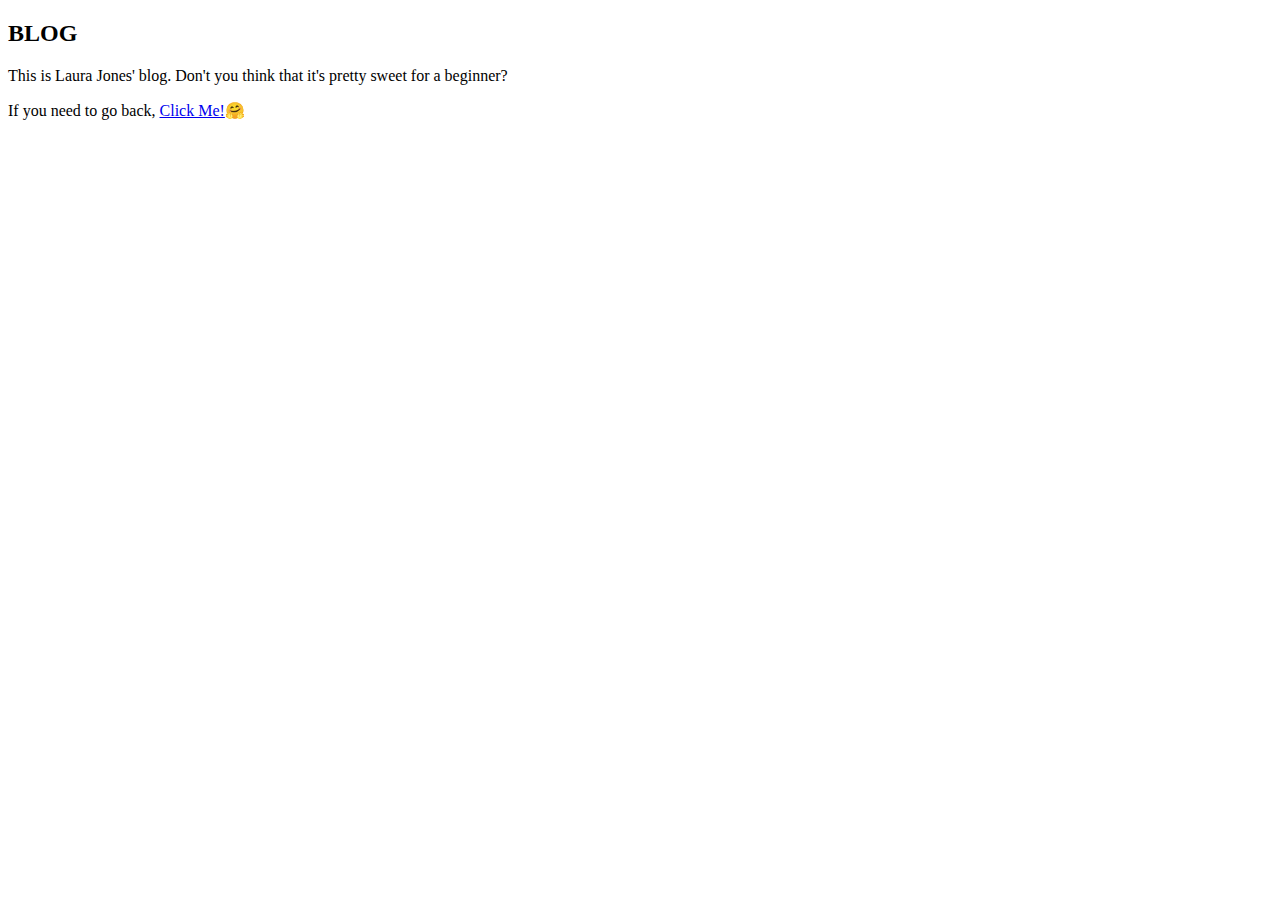
<file: 02-HTML-Fundamentals/blog.html>
<!DOCTYPE html>
<html lang="en">

<head>
    <meta charset="UTF-8">
    <title>
        Laura Jones' Blog
    </title>
</head>

<body>
    <h2>
        BLOG
    </h2>
    <p>
        This is Laura Jones' blog. Don't you think that it's pretty sweet for a beginner?
    </p>
    <p>
        If you need to go back, <a href="index.html">Click Me!</a>🤗
    </p>
</body>

</html>
</file>
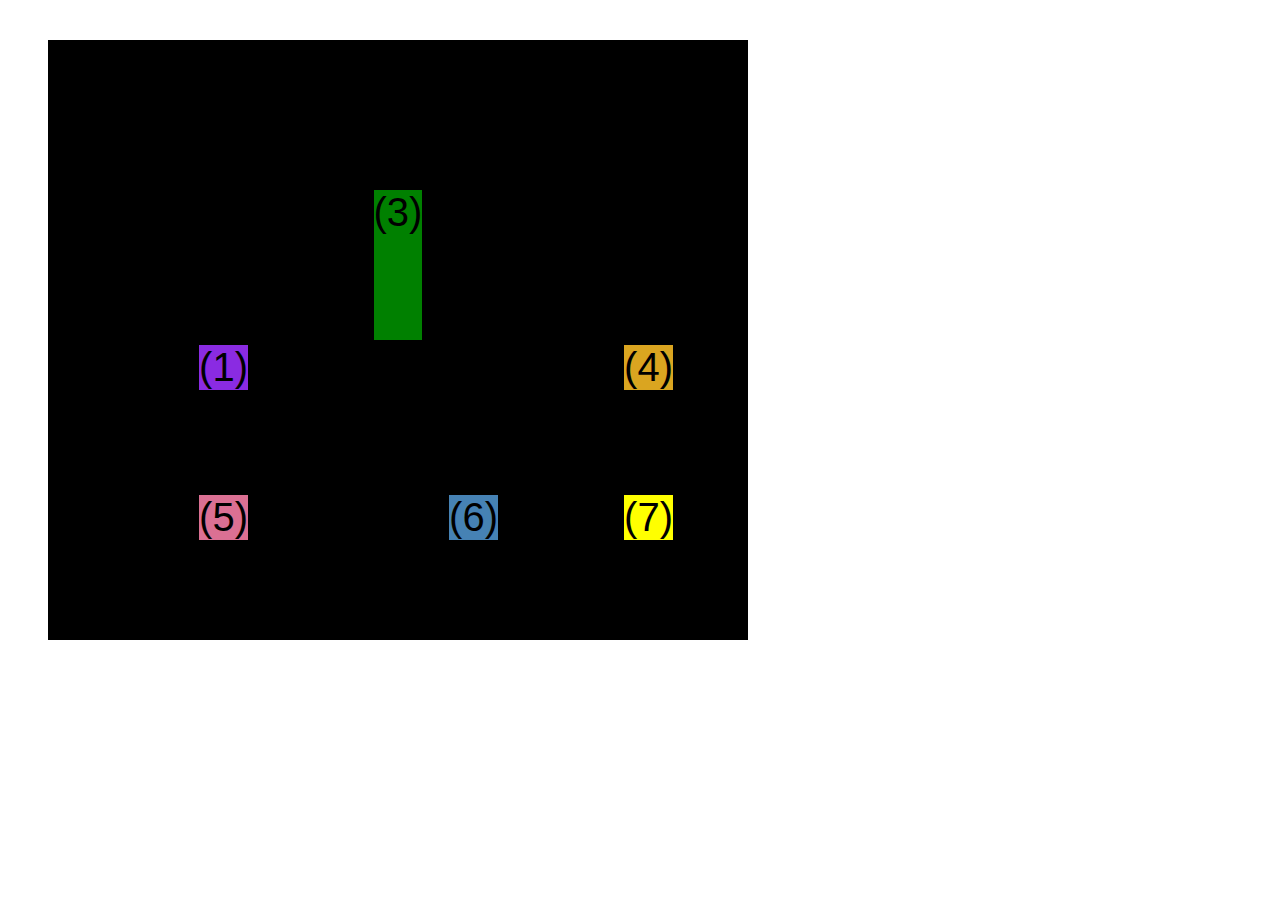
<file: 04-CSS-Layouts/css-grid.html>
<!DOCTYPE html>
<html lang="en">
    <head>
        <meta charset="UTF-8" />
        <meta http-equiv="X-UA-Compatible" content="IE=edge" />
        <meta name="viewport" content="width=device-width, initial-scale=1.0" />
        <title>CSS Grid</title>
        <style>
            .el--1 {
                background-color: blueviolet;
            }
            .el--2 {
                background-color: orangered;
            }
            .el--3 {
                background-color: green;
                height: 150px;
            }
            .el--4 {
                background-color: goldenrod;
            }
            .el--5 {
                background-color: palevioletred;
            }
            .el--6 {
                background-color: steelblue;
            }
            .el--7 {
                background-color: yellow;
            }
            .el--8 {
                background-color: crimson;
            }

            .container--1 {
                /* STARTER */
                font-family: sans-serif;
                background-color: #ddd;
                font-size: 40px;
                margin: 40px;

                /* CSS GRID */
                display: grid;
                /* grid-template-columns: 1fr 1fr 1fr 1fr; 1fr = 1 fraction */
                grid-template-columns: repeat(
                    4,
                    1fr
                ); /* repeat(4, 1fr) = 1fr 1fr 1fr 1fr */
                grid-template-rows: 1fr 1fr;
                /* height: 500px; */
                gap: 20px;

                /* TEMPORARY */
                display: none;
            }

            .el--8 {
                /* Moving 8th element to the 1st row and 2nd column */
                grid-column: 2 / 3;
                grid-row: 1 / -1;
            }

            .el--2 {
                /* Moving 2nd element to the 2nd row and 1st column */
                /* grid-column: 1 / span 2; span 2 = 2 columns */
                /* grid-column: 1 / 2; */
                grid-column: 1 / -1; /* -1 = last column */
                grid-row: 2 / 3;
            }

            /* .el--6  */

            .container--2 {
                /* STARTER */
                /* display: none; */
                font-family: sans-serif;
                background-color: black;
                font-size: 40px;
                margin: 40px;

                width: 700px;
                height: 600px;

                /* CSS GRID */
                display: grid;
                /* grid-template-columns: repeat(3, 1fr); */
                grid-template-columns: 125px 200px 125px;
                grid-template-rows: 250px 100px;
                gap: 50px;

                /* Aligning tracks inside container: distribute empty space */
                justify-content: center;
                align-content: center;

                /* Aligning items INSIDE cells: moving items around inside of cells */
                align-items: end;
                justify-items: end;
            }

            .el--3 {
                align-self: center;
                justify-self: center;
            }
        </style>
    </head>
    <body>
        <div class="container--1">
            <div class="el el--1">(1) HTML</div>
            <div class="el el--2">(2) and</div>
            <div class="el el--3">(3) CSS</div>
            <div class="el el--4">(4) are</div>
            <div class="el el--5">(5) amazing</div>
            <div class="el el--6">(6) languages</div>
            <div class="el el--7">(7) to</div>
            <div class="el el--8">(8) learn</div>
        </div>

        <div class="container--2">
            <div class="el el--1">(1)</div>
            <div class="el el--3">(3)</div>
            <div class="el el--4">(4)</div>
            <div class="el el--5">(5)</div>
            <div class="el el--6">(6)</div>
            <div class="el el--7">(7)</div>
        </div>
    </body>
</html>
</file>
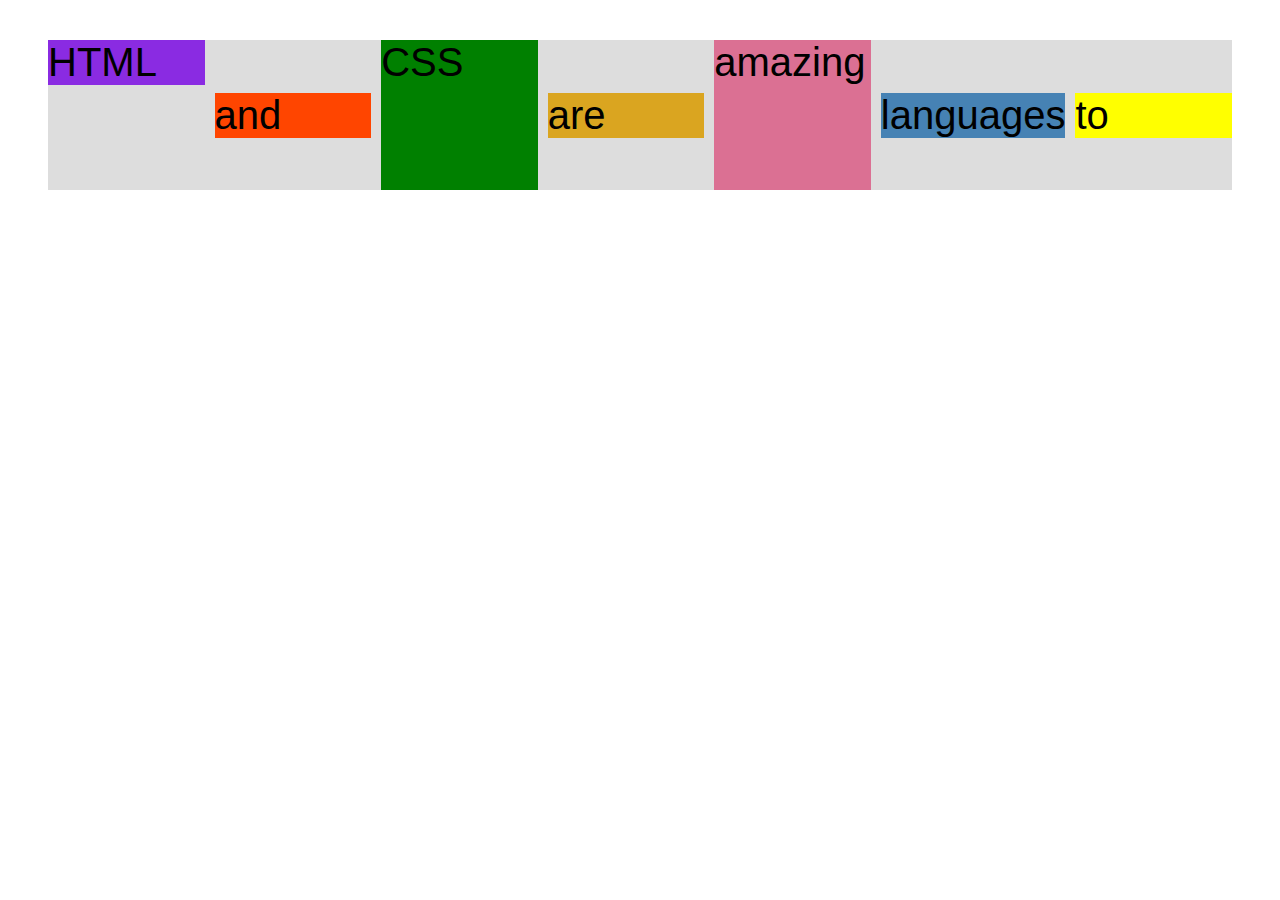
<file: 04-CSS-Layouts/flexbox.html>
<!DOCTYPE html>
<html lang="en">
    <head>
        <meta charset="UTF-8" />
        <meta http-equiv="X-UA-Compatible" content="IE=edge" />
        <meta name="viewport" content="width=device-width, initial-scale=1.0" />
        <title>Flexbox</title>
        <style>
            .el--1 {
                background-color: blueviolet;
            }
            .el--2 {
                background-color: orangered;
            }
            .el--3 {
                background-color: green;
                height: 150px;
            }
            .el--4 {
                background-color: goldenrod;
            }
            .el--5 {
                background-color: palevioletred;
            }
            .el--6 {
                background-color: steelblue;
            }
            .el--7 {
                background-color: yellow;
            }
            .el--8 {
                background-color: crimson;
            }

            .container {
                /* STARTER */
                font-family: sans-serif;
                background-color: #ddd;
                font-size: 40px;
                margin: 40px;

                /* FLEXBOX */
                display: flex;
                /* Placig of items */
                align-items: center; /* vertically would be centered */
                /* align-items: flex-start; vertically would be at the top */
                /* align-items: flex-end; vertically would be at the bottom */
                /* align-items: stretch; vertically would be stretched and is the default value */
                /* align-items: baseline; vertically would be at the baseline */
                /* justify-content: center; horizontally would be centered */
                /* justify-content: space-between; horizontally would be at the start and end of the container and would fill with spaces in between to fill up the left out space at the ends */
                justify-content: flex-start;
                gap: 10px; /* gap between the items and also makes sure that there is no left over margin in the end */
            }

            .el {
                /* !DEFAULTS */
                /* flex-grow: 0; This will make sure that the element does not grow */
                /* flex-shrink: 1; This will make sure that the element can shrink */
                /* flex-basis: auto; This will make sure that the element will take the size of the content */

                /* flex-shrink: 0; This will make sure that the element does not shrink */
                /* flex-grow: 1; This will make sure that the element grows */

                flex: 1; /* This is a shorthand for flex-grow, flex-shrink and flex-basis */
            }

            .el--1 {
                align-self: flex-start; /* vertically would be at the top */
                /* order: 2; This will move the element to the end after 1 */
            }

            .el--5 {
                align-self: stretch; /* vertically would be stretched */
                /* order: 1; This will move the element to the end */
            }

            .el--6 {
                /* By default order is 0 for all elements */
                /* order: -1; This will move the element to the start */
            }
        </style>
    </head>
    <body>
        <div class="container">
            <div class="el el--1">HTML</div>
            <div class="el el--2">and</div>
            <div class="el el--3">CSS</div>
            <div class="el el--4">are</div>
            <div class="el el--5">amazing</div>
            <div class="el el--6">languages</div>
            <div class="el el--7">to</div>
            <!-- <div class="el el--8">learn</div> -->
        </div>
    </body>
</html>
</file>
<file: 05-Design/style.css>
/*
SPACING SYSTEM (px)
2 / 4 / 8 / 12 / 16 / 24 / 32 / 48 / 64 / 80 / 96 / 128

FONT SIZE SYSTEM (px)
10 / 12 / 14 / 16 / 18 / 20 / 24 / 30 / 36 / 44 / 52 / 62 / 74 / 86 / 98
*/

/* 
MAIN COLOR: #087f5b
GREY COLOR: #343a40
*/


* {
  margin: 0;
  padding: 0;
  box-sizing: border-box;
}

/* ------------------------ */
/* GENERAL STYLES */
/* ------------------------ */
body {
  font-family: 'Inter', sans-serif;
  color: #343a40;
  border-bottom: 8px solid #087f5b;
}

.container {
  width: 960px;
  margin: 0 auto;
}

header,
section {
  margin-bottom: 48px;
}

h2 {
  margin-bottom: 40px;
  font-size: 30px;
  letter-spacing: -0.6px
}

.grid-3-cols {
  display: grid;
  grid-template-columns: repeat(3, 1fr);
  column-gap: 80px;
}

.btn:link,
.btn:visited {
  background-color: #087f5b;
  color: #fff;
  text-decoration: none;
  text-transform: uppercase;
  font-weight: 500;

  display: inline-block;
  border-radius: 100px;
}

.btn:hover,
.btn:active {
  background-color: #099268;
}

.btn--big {
  font-size: 18px;
  padding: 16px 32px;
}

.btn--small {
  font-size: 14px;
  padding: 8px 12px;
}

img {
  border-radius: 12px;
}

/* ------------------------ */
/* COMPONENT STYLES */
/* ------------------------ */

/* HEADER */
header {
  display: grid;
  grid-template-columns: repeat(2, 1fr);
  column-gap: 80px;
  margin-top: 48px;
}

.header-text-box {
  align-self: center;
  font-size: 18px;
  line-height: 1.5;
}

h1 {
  font-size: 44px;
  line-height: 1.1;
  letter-spacing: -2px;
  margin-bottom: 24px;
}

.header-text {
  margin-bottom: 24px;
}

img {
  width: 100%;
}

/* FEATURES */
.features-icon {
  stroke: #087f5b;
  height: 32px;
  width: 32px;
  margin-bottom: 10px;
}

.features-title {
  margin-bottom: 16px;
  font-size: 20px;
}

.features-text {
  font-size: 17px;
  line-height: 1.5;
}

/* TESTIMONIAL */
.testimonial-section {
  background-color: #087f5b;
  color: #fff;
  padding: 24px;
  border-radius: 12px;
}

.testimonial-box {
  grid-column: 2 / -1;
  align-self: center;
}

.testimonial-box h2 {
  font-size: 25px;
  margin-bottom: 24px;
}

.testimonial-text {
  font-style: italic;
  font-size: 17px;
  line-height: 1.5;
  margin-bottom: 24px;
}

/* CHAIRS */

.chair {
  box-shadow: 0 20px 25px 0 rgba(0, 0, 0, 0.07);
  border-radius: 12px;

  img {
    border-bottom-right-radius: 0;
    border-bottom-left-radius: 0;
  }
}

.chair-box {
  padding: 24px;
}

h3 {
  font-size: 20px;
  margin-bottom: 24px;
}

.chair-details {
  list-style: none;
  margin-bottom: 24px;
}

.chair-details li {
  display: flex;
  align-items: center;
  gap: 12px;
  margin-bottom: 24px;
}

.chair-details li:last-child {
  margin-bottom: 0;
}

.chair-icon {
  stroke: #087f5b;
  height: 24px;
  width: 24px;
  /* stroke-width: 2; */
}

.chair-price {
  display: flex;
  justify-content: space-between;

  strong {
    font-size: 20px;
  }
}

footer {
  margin-bottom: 48px;
  font-size: 14px;
  color: #495057;
}
</file>
<file: 02-HTML-Fundamentals/style.css>
* {
    /* *This is a universal selector
    *Can also be called as a Global Reset */
    margin: 0;
    padding: 0;
    /* *This is to remove the default margin and padding */
    box-sizing: border-box;
    /* *This is to include the padding in the width */
}

h1,
h2,
h3,
h4,
p,
li {
    font-family: sans-serif;
    /* color: rgb(0, 0, 0); */
}

body {
    position: relative;
}

.container {
    width: 1200px;
    margin: 0 auto;
    /* *This is to center the container */
    /* background-color: #f7f7f7; */
    /* padding: 20px;
    padding-left: 30px;
    padding-right: 30px; */
    /* *This is the same as the following */
    /* padding: 20px 30px; */
    /* *20px top and bottom, 30px left and right */

}

.main-header {
    background-color: #f7f7f7;
    /* padding: 20px;
    padding-left: 30px;
    padding-right: 30px; */
    /* *This is the same as the following */
    padding: 20px 30px;
    /* *20px top and bottom, 30px left and right */
    margin-bottom: 20px;

    .main-nav {
        font-size: 15px;
        margin-bottom: 0;
    }
}

.main-heading {
    float: left;
    /* *This is to make the heading float to the left */
}

.main-nav {
    float: right;
    /* *This is to make the nav float to the right */
}

nav a:link {
    display: inline-block;
    font-weight: bold;
    /* *This is to make the links block level */

    margin-right: 20px;
    margin-top: 10px;
    /* *This is to give space between the links */
}

nav a:link:last-child {
    margin-right: 0;
    /* *This is to remove the margin from the last link */
}

.clearfix::after {
    /* *This is a clearfix hack */
    content: "";
    /* *This is to add content */
    clear: both;
    /* *This is to clear the floats */
    display: block;
    /* *This is to make the content a block level element */
}

.post-header {
    /* background-color: #f7f7f7; */
    /* padding: 20px;
    padding-left: 30px;
    padding-right: 30px; */
    /* *This is the same as the following */
    /* padding: 20px 30px; */
    /* *20px top and bottom, 30px left and right */
    margin-bottom: 20px;
    /* position: relative; */
}

article {
    margin-bottom: 40px;
}

.post-img {
    width: 100%;
    height: auto;
    margin-bottom: 20px;
}


aside {
    background-color: #f7f7f7;
    border-top: 5px solid #1098ad;
    border-bottom: 5px solid #1098ad;
    /* padding-top: 30px;
    padding-bottom: 30px; */
    /* *This is the same as the following */
    padding: 20px 25px;
    /* *20px top and bottom, 0 left and right */
}

h1,
h2,
h3 {
    color: #1098ad;
}

h1 {
    font-size: 25px;
    font-style: italic;
    text-transform: uppercase;
}

h1::first-letter {
    font-style: normal;
    margin-right: 5px;
}

h2 {
    font-size: 30px;
    margin-bottom: 25px;
    /* background-color: orange; */
    position: relative;
}

h2::after {
    content: "TOP";
    /* *This is to add content after the h2 */
    background-color: #f8f00f;
    color: black;
    font-size: 15px;
    padding: 5px 10px;
    display: inline-block;
    position: absolute;
    top: -10px;
    right: -20px;
}

h3 {
    font-size: 22px;
    margin-top: 40px;
    margin-bottom: 20px;
}

h3+p::first-line {
    /* *This is a pseudo-element selection for adjacent sibling element */
    /* !Here it's selecting the first line of the paragraph that comes after the h3 */
    color: red;
}

h4 {
    font-size: 22px;
    text-transform: uppercase;
    text-align: center;
}

p {
    font-size: 20px;
    line-height: 1.5;
    margin-bottom: 15px;
}

/* p::first-line { */
/* *This is a pseudo-element */
/* color: red */
/* *This is to change the color of the first line of all the paragraph */
/* }  */

ul,
ol {
    margin-left: 35px;
    margin-bottom: 15px;
}

li {
    font-size: 20px;
    margin-bottom: 10px;
}

li:last-child {
    margin-bottom: 0;
    /* *This is to remove the margin from the last li */
}

/* li:first-child {
    font-weight: bold;
} */

li:last-child {
    font-style: italic;
}

li:nth-child(odd) {
    font-style: italic;
}

/* !Misconception: This ain't gonna work coz p is not the first child.
?Instead header is the first child. */
/* *Now if we were working with last-child, then the following would work. */
/* article p:first-child {
    color: red;
} */

#author {
    /* *This is to style the author */
    font-style: italic;
    font-size: 18px;
}

#Copyright {
    /* *This is to style the copyright */
    font-size: 15px;
}

.related-author {
    /* *This is to style the related author */
    font-size: 15px;
    font-weight: bold;
}

.related {
    /* *This is to style the related posts */
    list-style: none;
    margin-left: 0;
}

/* body {
    background-color: ;
} */

/* STYLING LINKS */

a:link,
:visited {
    color: #1098ad;
    text-decoration: none;
}

a:hover {
    color: orangered;
    font-weight: bold;
    text-decoration: underline orangered;
}

a:active {
    background-color: rgb(30, 138, 170);
    font-style: italic;
}

/* LVHA is the correct order of specifying
*LVHA: Link, Visited, Hover, Active */

.like-button {
    /* *This is to style the like button */
    position: absolute;
    right: 50px;
    bottom: 50px;
    cursor: pointer;
    background-color: #f7f7f7;
    border: 1px solid #1098ad;
    padding: 20px;
    font-size: 20px;
}

article {
    /* *This is to style the article */
    width: 62%;
    float: left;
}

aside {
    /* *This is to style the aside */
    width: 35%;
    float: right;
}

footer {
    /* *This is to style the footer */
    clear: both;
}
</file>
<file: 04-CSS-Layouts/style.css>
* {
    /* *This is a universal selector
    *Can also be called as a Global Reset */
    margin: 0;
    padding: 0;
    /* *This is to remove the default margin and padding */
    box-sizing: border-box;
    /* *This is to include the padding in the width */
}

h1,
h2,
h3,
h4,
p,
li {
    font-family: sans-serif;
    /* color: rgb(0, 0, 0); */
}

body {
    position: relative;
}

.container {
    width: 1200px;
    margin: 0 auto;
    /* *This is to center the container */
    /* background-color: #f7f7f7; */
    /* padding: 20px;
    padding-left: 30px;
    padding-right: 30px; */
    /* *This is the same as the following */
    /* padding: 20px 30px; */
    /* *20px top and bottom, 30px left and right */

}

.main-header {
    background-color: #f7f7f7;
    /* padding: 20px;
    padding-left: 30px;
    padding-right: 30px; */
    /* *This is the same as the following */
    padding: 20px 30px;
    /* *20px top and bottom, 30px left and right */
    /* margin-bottom: 20px; */
}



nav a:link {
    /* display: inline-block; */
    font-weight: bold;
    /* *This is to make the links block level */

    margin-right: 20px;
    /* margin-top: 10px; */
    /* *This is to give space between the links */
}

nav a:link:last-child {
    margin-right: 0;
    /* *This is to remove the margin from the last link */
}

.post-header {
    /* background-color: #f7f7f7; */
    /* padding: 20px;
    padding-left: 30px;
    padding-right: 30px; */
    /* *This is the same as the following */
    /* padding: 20px 30px; */
    /* *20px top and bottom, 30px left and right */
    margin-bottom: 20px;
    /* position: relative; */
}

/* article {
    margin-bottom: 40px;
} */

.post-img {
    width: 100%;
    height: auto;
    margin-bottom: 20px;
}


aside {
    background-color: #f7f7f7;
    border-top: 5px solid #1098ad;
    border-bottom: 5px solid #1098ad;
    /* padding-top: 30px;
    padding-bottom: 30px; */
    /* *This is the same as the following */
    padding: 20px 25px;
    /* *20px top and bottom, 0 left and right */
}

h1,
h2,
h3 {
    color: #1098ad;
}

h1 {
    font-size: 25px;
    font-style: italic;
    text-transform: uppercase;
}

h1::first-letter {
    font-style: normal;
    margin-right: 5px;
}

h2 {
    font-size: 30px;
    margin-bottom: 25px;
    /* background-color: orange; */
    position: relative;
}

h2::after {
    content: "TOP";
    /* *This is to add content after the h2 */
    background-color: #f8f00f;
    color: black;
    font-size: 15px;
    padding: 5px 10px;
    display: inline-block;
    position: absolute;
    top: -10px;
    right: -20px;
}

h3 {
    font-size: 22px;
    margin-top: 40px;
    margin-bottom: 20px;
}

/* h3+p::first-line { */
/* *This is a pseudo-element selection for adjacent sibling element */
/* !Here it's selecting the first line of the paragraph that comes after the h3 */
/* color: red; */
/* } */

h4 {
    font-size: 22px;
    text-transform: uppercase;
    text-align: center;
}

p {
    font-size: 20px;
    line-height: 1.5;
    margin-bottom: 15px;
}

/* p::first-line { */
/* *This is a pseudo-element */
/* color: red */
/* *This is to change the color of the first line of all the paragraph */
/* }  */

ul,
ol {
    margin-left: 35px;
    margin-bottom: 15px;
}

li {
    font-size: 20px;
    margin-bottom: 10px;
}

li:last-child {
    margin-bottom: 0;
    /* *This is to remove the margin from the last li */
}

/* li:first-child {
    font-weight: bold;
} */

li:last-child {
    font-style: italic;
}

li:nth-child(odd) {
    font-style: italic;
}

/* !Misconception: This ain't gonna work coz p is not the first child.
?Instead header is the first child. */
/* *Now if we were working with last-child, then the following would work. */
/* article p:first-child {
    color: red;
} */

#author {
    /* *This is to style the author */
    font-style: italic;
    font-size: 18px;
}

#Copyright {
    /* *This is to style the copyright */
    font-size: 15px;
}

.related-author {
    /* *This is to style the related author */
    font-size: 15px;
    font-weight: bold;
}

.related {
    /* *This is to style the related posts */
    list-style: none;
    margin-left: 0;
}

/* body {
    background-color: ;
} */

/* STYLING LINKS */

a:link,
:visited {
    color: #1098ad;
    text-decoration: none;
}

a:hover {
    color: orangered;
    font-weight: bold;
    text-decoration: underline orangered;
}

a:active {
    background-color: rgb(30, 138, 170);
    font-style: italic;
}

/* LVHA is the correct order of specifying
*LVHA: Link, Visited, Hover, Active */

.like-button {
    /* *This is to style the like button */
    position: absolute;
    right: 50px;
    bottom: 50px;
    cursor: pointer;
    background-color: #f7f7f7;
    border: 1px solid #1098ad;
    padding: 20px;
    font-size: 20px;
}

/* FLOATS */

/* .main-heading {
    float: left; */
/* *This is to make the heading float to the left */
/* } */

/* .main-nav {
    float: right; */
/* *This is to make the nav float to the right */
/* } */

/* .clearfix::after { */
/* *This is a clearfix hack */
/* content: ""; */
/* *This is to add content */
/* clear: both; */
/* *This is to clear the floats */
/* display: block; */
/* *This is to make the content a block level element */
/* } */

/* article { */
/* *This is to style the article */
/* width: 62%;
    float: left;
} */

/* aside { */
/* *This is to style the aside */
/* width: 35%;
    float: right;
} */

/* footer { */
/* *This is to style the footer */
/* clear: both;
} */


/* !USING FLEXBOX */

.main-header {
    display: flex;
    align-items: center;
    justify-content: space-between;
}

#author {
    margin-bottom: 0;
    margin-left: 10px;
}

.author-box {
    display: flex;
    align-items: center;
    margin-bottom: 20px;
}

.related-post {
    display: flex;
    align-items: center;
    gap: 20px;
    margin-bottom: 20px;

    p {
        margin-bottom: 0;
    }

    /* justify-content: space-between; */
}

.related {
    margin-bottom: 0;
}

.related-author {
    font-size: 15px;
    font-weight: normal;
    font-style: italic;
}

.related-link:link {
    font-size: 17px;
    font-weight: bold;
    font-style: normal;
    display: block;
    margin-bottom: 5px;
}

p:last-child {
    margin-bottom: 0;
}

/* FLEXBOX LAYOUT */

/* .row {
    display: flex;
    gap: 50px;
    margin-bottom: 40px;
    align-items: flex-start;
}

article {
    flex: 1;
    margin-bottom: 0;
}

aside {
    flex: 0 0 400px;
} */

/* GRID LAYOUT */
.container {
    display: grid;
    grid-template-columns: 1fr 400px;
    column-gap: 75px;
    row-gap: 40px;
}

.main-header {
    grid-column: 1 / -1;
}

/* article {} */

aside {
    align-self: self-start;
}

footer {
    grid-column: 1 / -1;
}
</file>
